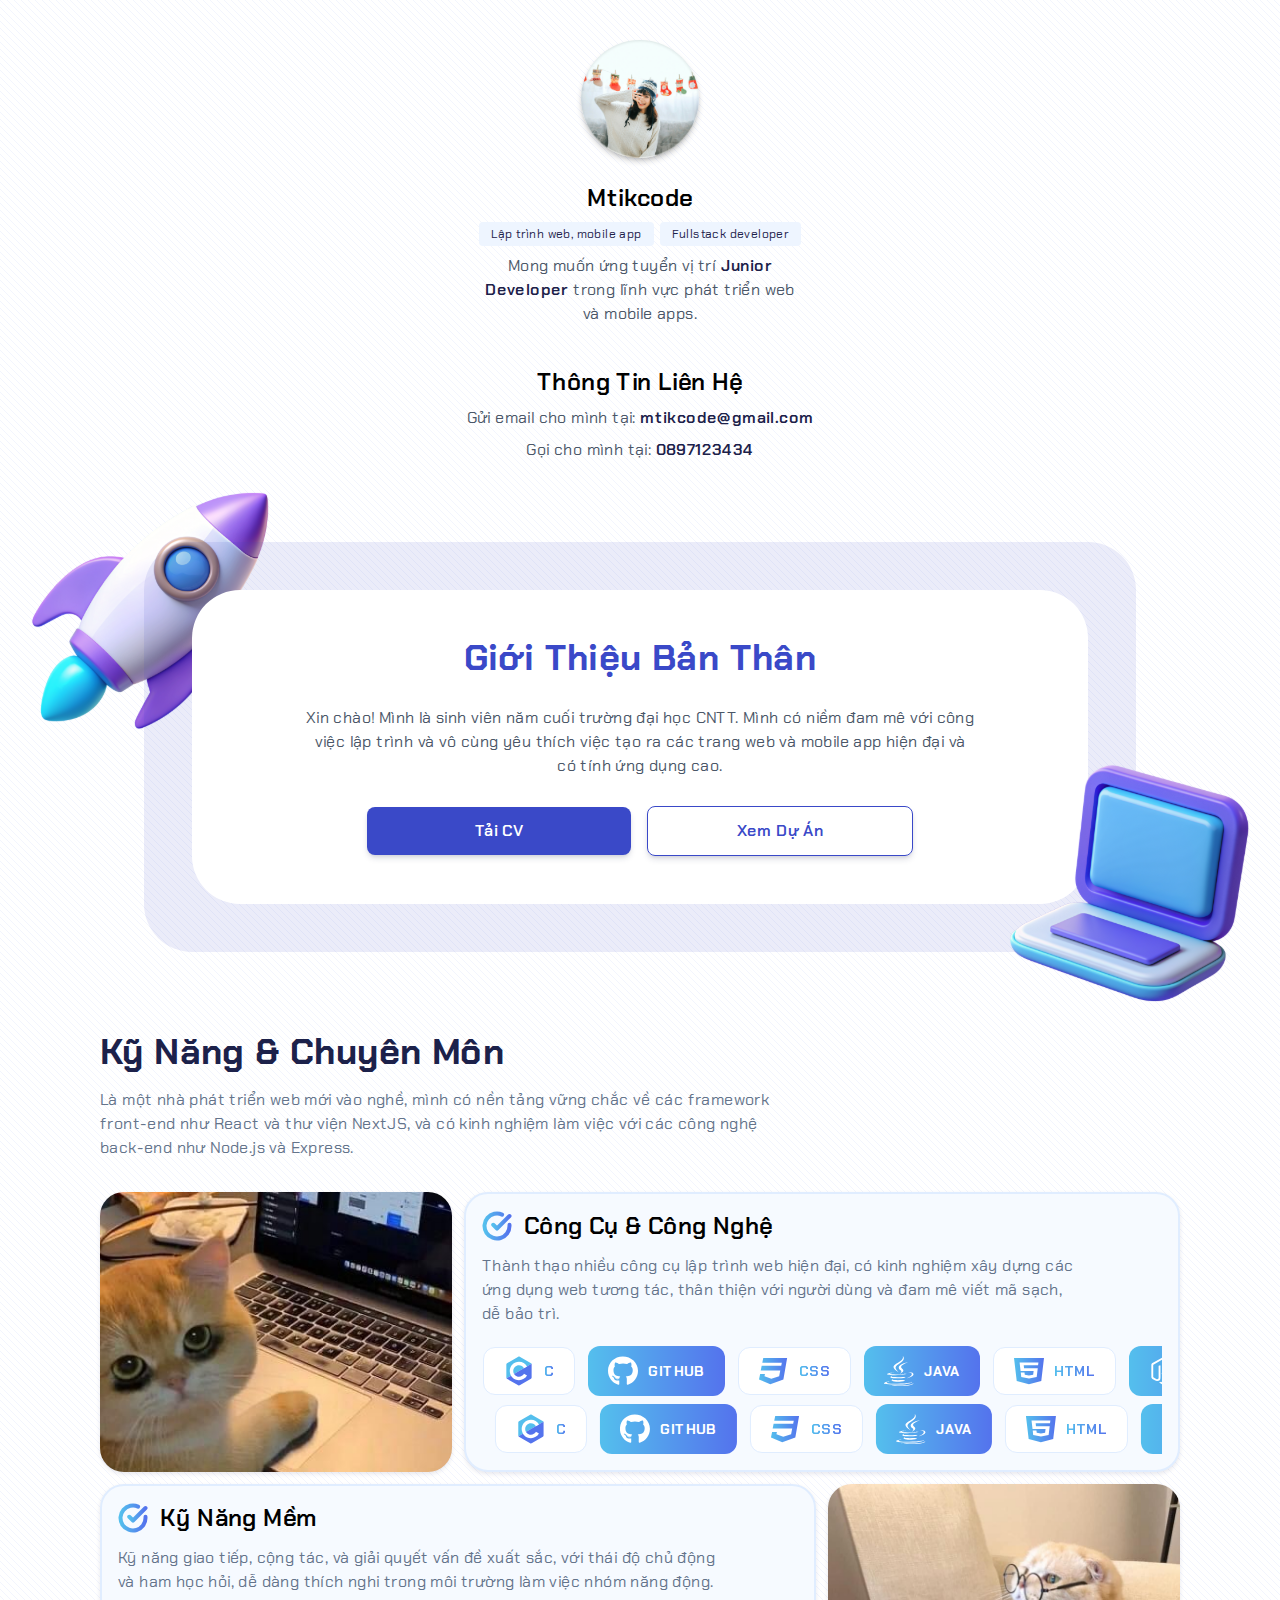
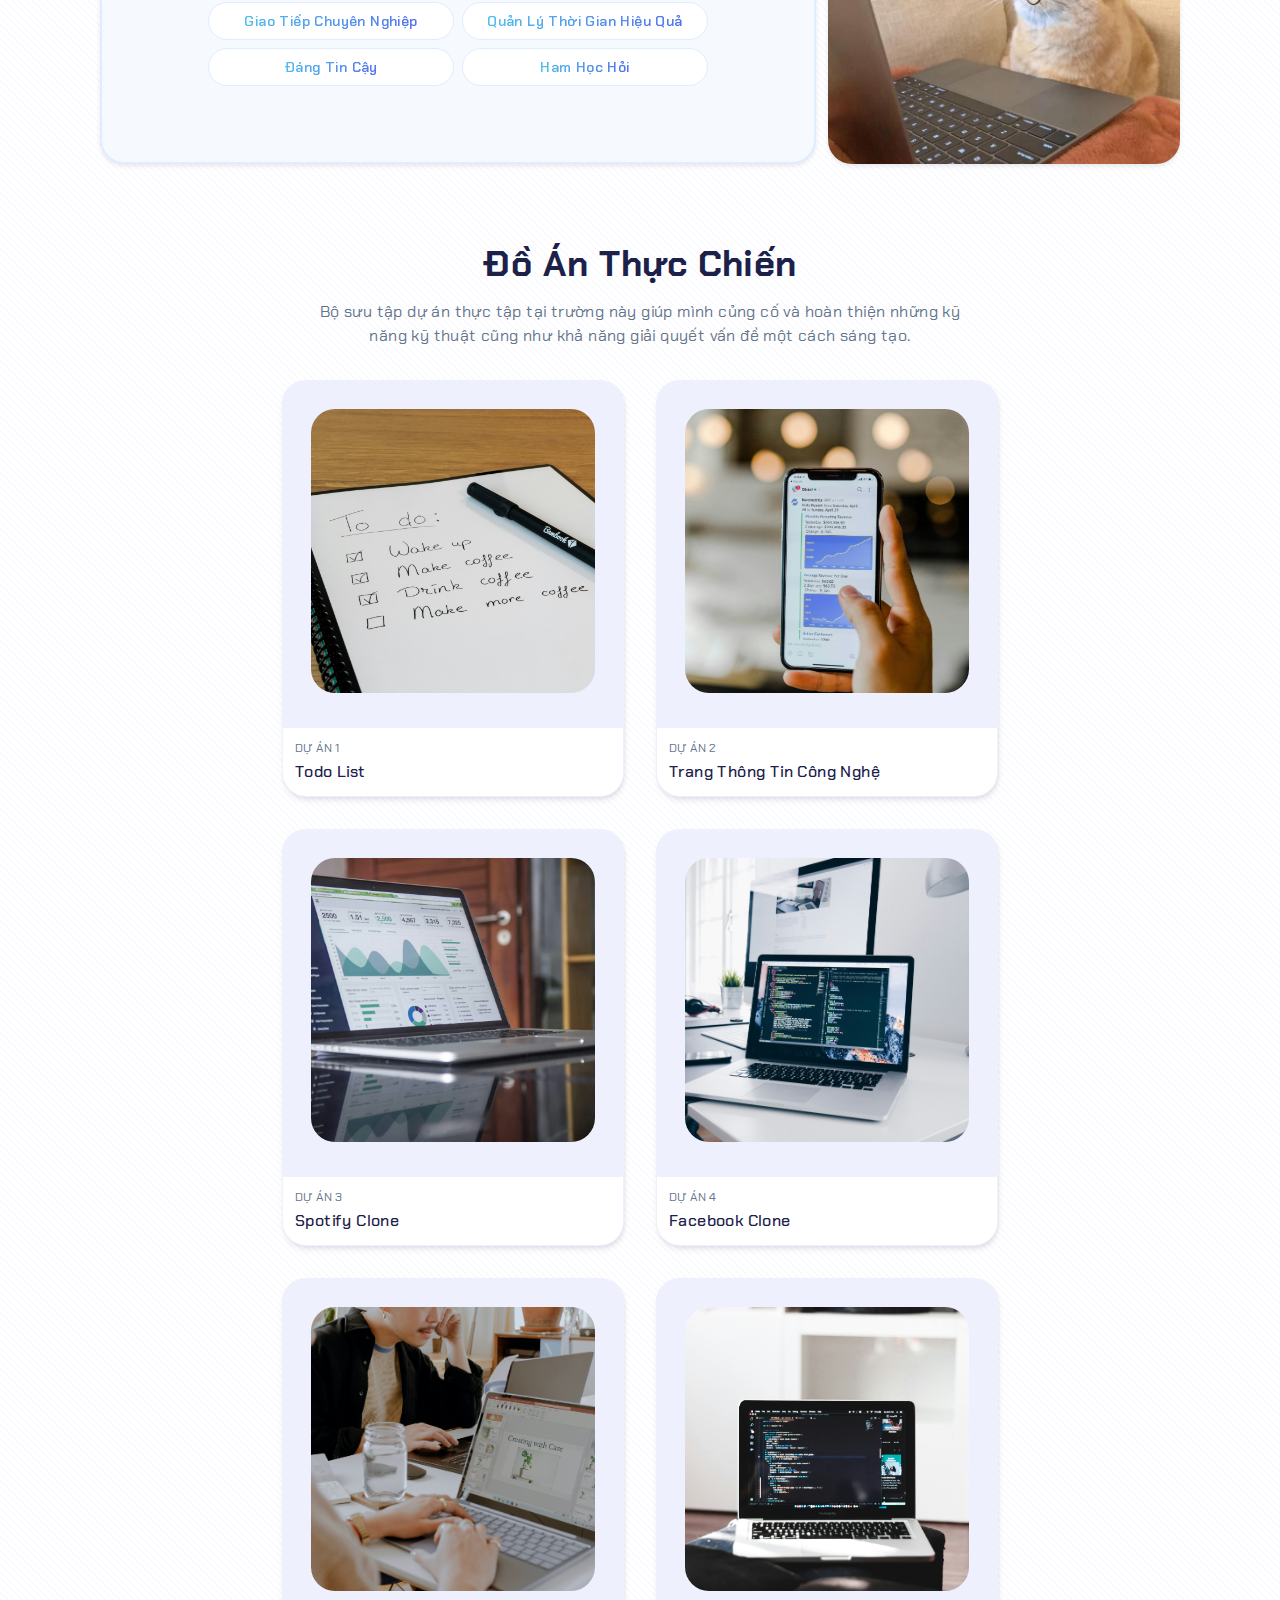
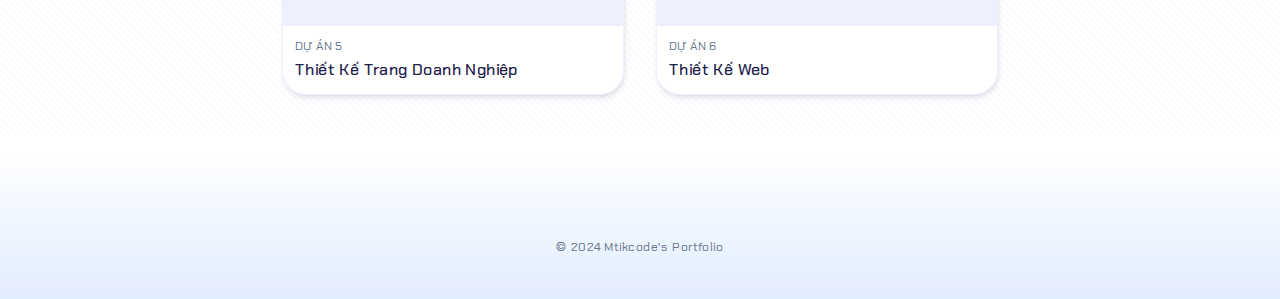
<file: index.html>
<!DOCTYPE html>
<html>
  <head>
    <meta charset="utf-8" />
    <meta http-equiv="X-UA-Compatible" content="IE=edge" />
    <title>My simple portfolio</title>
    <meta name="viewport" content="width=device-width, initial-scale=1" />
    <link rel="icon" href="./assets/rocket-icon.ico" type="image/x-icon" />
    <link rel="stylesheet" type="text/css" media="screen" href="css/main.css" />
    <link
      rel="stylesheet"
      type="text/css"
      media="screen"
      href="css/responsive.css"
    />

    <link rel="preconnect" href="https://fonts.googleapis.com" />
    <link rel="preconnect" href="https://fonts.gstatic.com" crossorigin />
    <link
      href="https://fonts.googleapis.com/css2?family=Chakra+Petch:ital,wght@0,300;0,400;0,500;0,600;0,700;1,300;1,400;1,500;1,600;1,700&display=swap"
      rel="stylesheet"
    />
  </head>

  <body>
    <!-----------
      Header 
    --------------->
    <header>
      <div class="container">
        <div id="headerContainer">
          <!-- left column -->
          <div id="leftHeaderColumn">
            <!-- use img as background so that we can do shadow -->
            <div id="avarImgWrapper"></div>

            <div id="leftHeaderTitles">
              <h2 class="headerTitle">Mtikcode</h2>
              <div id="badgeWrapper">
                <div class="badge">Lập trình web, mobile app</div>
                <div class="badge">Fullstack developer</div>
              </div>
              <p>
                Mong muốn ứng tuyển vị trí
                <span>Junior Developer</span> trong lĩnh vực phát triển web và
                mobile apps.
              </p>
            </div>
          </div>

          <!-- right column -->
          <div id="rightHeaderColumn">
            <h2 class="headerTitle">Thông Tin Liên Hệ</h2>
            <p>
              Gửi email cho mình tại:
              <span>mtikcode@gmail.com</span>
            </p>
            <p>
              Gọi cho mình tại:
              <span>0897123434</span>
            </p>
          </div>
        </div>
      </div>
    </header>

    <!--------------
      About Me
    ------------------>
    <section id="aboutMeSection">
      <img src="./assets/rocket-icon.svg" alt="rocket icon" />
      <img src="./assets/laptop-icon.svg" alt="laptop icon" />
      <div id="aboutMeBorder">
        <div id="aboutMeContainer">
          <h1 class="sectionTitle">Giới Thiệu Bản Thân</h1>
          <p class="sectionDescription">
            Xin chào! Mình là sinh viên năm cuối trường đại học CNTT. Mình có
            niềm đam mê với công việc lập trình và vô cùng yêu thích việc tạo ra
            các trang web và mobile app hiện đại và có tính ứng dụng cao.
          </p>
          <div id="CTA">
            <a
              href="./assets/CV_Resume.pdf"
              target="_blank"
              rel="noopener noreferrer"
              id="CVButton"
              download
            >
              Tải CV
            </a>

            <a href="#ProjectContainer" id="ViewProjectsButton">Xem Dự Án</a>
          </div>
        </div>
      </div>
    </section>

    <!--------------
     Skills 
    ---------------->
    <section id="skillSection">
      <div class="container">
        <div id="skillsContainer">
          <div>
            <h1 class="sectionTitle">Kỹ năng & Chuyên môn</h1>

            <p class="sectionDescription">
              Là một nhà phát triển web mới vào nghề, mình có nền tảng vững chắc
              về các framework front-end như React và thư viện NextJS, và có
              kinh nghiệm làm việc với các công nghệ back-end như Node.js và
              Express.
            </p>
          </div>

          <!---------
           Grid Items 
          ----------->
          <div id="skillMainContent">
            <div class="gridItem">
              <!-- Grid Item 1 -->
            </div>

            <div class="gridItem">
              <!-- Grid Item 2 -->
              <div class="gridItemHeader">
                <div>
                  <img src="./assets/check-icon.svg" alt="check-icon" />
                  <h2>Công cụ & Công nghệ</h2>
                </div>
                <p>
                  Thành thạo nhiều công cụ lập trình web hiện đại, có kinh
                  nghiệm xây dựng các ứng dụng web tương tác, thân thiện với
                  người dùng và đam mê viết mã sạch, dễ bảo trì.
                </p>
              </div>

              <!----------------
               ICONS LIST START
              ------------------>
              <div>
                <div class="icons-list-wrapper">
                  <div class="icons-list">
                    <div class="icon-badges">
                      <img src="./assets/icons/C.svg" alt="C-ICON" />
                      <span><p>C</p></span>
                    </div>
                    <div class="icon-badges">
                      <img src="./assets/icons/github.svg" alt="GITHUB-ICON" />
                      <span><p>GITHUB</p></span>
                    </div>
                    <div class="icon-badges">
                      <img src="./assets/icons/css.svg" alt="CSS-ICON" />
                      <span><p>CSS</p></span>
                    </div>
                    <div class="icon-badges">
                      <img src="./assets/icons/java.svg" alt="JAVA-ICON" />
                      <span><p>JAVA</p></span>
                    </div>
                    <div class="icon-badges">
                      <img src="./assets/icons/html.svg" alt="HTML-ICON" />
                      <span><p>HTML</p></span>
                    </div>
                    <div class="icon-badges">
                      <img src="./assets/icons/node-js.svg" alt="NODEJS-ICON" />
                      <span><p>NODE JS</p></span>
                    </div>
                    <div class="icon-badges">
                      <img src="./assets/icons/JS.svg" alt="JS-ICON" />
                      <span><p>JAVASCRIPT</p></span>
                    </div>
                    <div class="icon-badges">
                      <img src="./assets/icons/react.svg" alt="REACT-ICON" />
                      <span><p>REACT JS</p></span>
                    </div>
                    <div class="icon-badges">
                      <img
                        src="./assets/icons/postgresql.svg"
                        alt="POSTGRESQL-ICON"
                      />
                      <span><p>POSTGRESQL</p></span>
                    </div>
                    <div class="icon-badges">
                      <img src="./assets/icons/nextjs.svg" alt="NextJs-ICON" />
                      <span><p>NEXT JS</p></span>
                    </div>
                  </div>
                  <div class="icons-list">
                    <div class="icon-badges">
                      <img src="./assets/icons/C.svg" alt="C-ICON" />
                      <span><p>C</p></span>
                    </div>
                    <div class="icon-badges">
                      <img src="./assets/icons/github.svg" alt="GITHUB-ICON" />
                      <span><p>GITHUB</p></span>
                    </div>
                    <div class="icon-badges">
                      <img src="./assets/icons/css.svg" alt="CSS-ICON" />
                      <span><p>CSS</p></span>
                    </div>
                    <div class="icon-badges">
                      <img src="./assets/icons/java.svg" alt="JAVA-ICON" />
                      <span><p>JAVA</p></span>
                    </div>
                    <div class="icon-badges">
                      <img src="./assets/icons/html.svg" alt="HTML-ICON" />
                      <span><p>HTML</p></span>
                    </div>
                    <div class="icon-badges">
                      <img src="./assets/icons/node-js.svg" alt="NODEJS-ICON" />
                      <span><p>NODE JS</p></span>
                    </div>
                    <div class="icon-badges">
                      <img src="./assets/icons/JS.svg" alt="JS-ICON" />
                      <span><p>JAVASCRIPT</p></span>
                    </div>
                    <div class="icon-badges">
                      <img src="./assets/icons/react.svg" alt="REACT-ICON" />
                      <span><p>REACT JS</p></span>
                    </div>
                    <div class="icon-badges">
                      <img
                        src="./assets/icons/postgresql.svg"
                        alt="POSTGRESQL-ICON"
                      />
                      <span><p>POSTGRESQL</p></span>
                    </div>
                    <div class="icon-badges">
                      <img src="./assets/icons/nextjs.svg" alt="NextJs-ICON" />
                      <span><p>NEXT JS</p></span>
                    </div>
                  </div>
                </div>

                <div class="icons-list-wrapper">
                  <div class="icons-list">
                    <div class="icon-badges">
                      <img src="./assets/icons/C.svg" alt="C-ICON" />
                      <span><p>C</p></span>
                    </div>
                    <div class="icon-badges">
                      <img src="./assets/icons/github.svg" alt="GITHUB-ICON" />
                      <span><p>GITHUB</p></span>
                    </div>
                    <div class="icon-badges">
                      <img src="./assets/icons/css.svg" alt="CSS-ICON" />
                      <span><p>CSS</p></span>
                    </div>
                    <div class="icon-badges">
                      <img src="./assets/icons/java.svg" alt="JAVA-ICON" />
                      <span><p>JAVA</p></span>
                    </div>
                    <div class="icon-badges">
                      <img src="./assets/icons/html.svg" alt="HTML-ICON" />
                      <span><p>HTML</p></span>
                    </div>
                    <div class="icon-badges">
                      <img src="./assets/icons/node-js.svg" alt="NODEJS-ICON" />
                      <span><p>NODE JS</p></span>
                    </div>
                    <div class="icon-badges">
                      <img src="./assets/icons/JS.svg" alt="JS-ICON" />
                      <span><p>JAVASCRIPT</p></span>
                    </div>
                    <div class="icon-badges">
                      <img src="./assets/icons/react.svg" alt="REACT-ICON" />
                      <span><p>REACT JS</p></span>
                    </div>
                    <div class="icon-badges">
                      <img
                        src="./assets/icons/postgresql.svg"
                        alt="POSTGRESQL-ICON"
                      />
                      <span><p>POSTGRESQL</p></span>
                    </div>
                    <div class="icon-badges">
                      <img src="./assets/icons/nextjs.svg" alt="NextJs-ICON" />
                      <span><p>NEXT JS</p></span>
                    </div>
                  </div>
                  <div class="icons-list">
                    <div class="icon-badges">
                      <img src="./assets/icons/C.svg" alt="C-ICON" />
                      <span><p>C</p></span>
                    </div>
                    <div class="icon-badges">
                      <img src="./assets/icons/github.svg" alt="GITHUB-ICON" />
                      <span><p>GITHUB</p></span>
                    </div>
                    <div class="icon-badges">
                      <img src="./assets/icons/css.svg" alt="CSS-ICON" />
                      <span><p>CSS</p></span>
                    </div>
                    <div class="icon-badges">
                      <img src="./assets/icons/java.svg" alt="JAVA-ICON" />
                      <span><p>JAVA</p></span>
                    </div>
                    <div class="icon-badges">
                      <img src="./assets/icons/html.svg" alt="HTML-ICON" />
                      <span><p>HTML</p></span>
                    </div>
                    <div class="icon-badges">
                      <img src="./assets/icons/node-js.svg" alt="NODEJS-ICON" />
                      <span><p>NODE JS</p></span>
                    </div>
                    <div class="icon-badges">
                      <img src="./assets/icons/JS.svg" alt="JS-ICON" />
                      <span><p>JAVASCRIPT</p></span>
                    </div>
                    <div class="icon-badges">
                      <img src="./assets/icons/react.svg" alt="REACT-ICON" />
                      <span><p>REACT JS</p></span>
                    </div>
                    <div class="icon-badges">
                      <img
                        src="./assets/icons/postgresql.svg"
                        alt="POSTGRESQL-ICON"
                      />
                      <span><p>POSTGRESQL</p></span>
                    </div>
                    <div class="icon-badges">
                      <img src="./assets/icons/nextjs.svg" alt="NextJs-ICON" />
                      <span><p>NEXT JS</p></span>
                    </div>
                  </div>
                </div>
              </div>

              <!----------------
               ICONS LIST END
              ------------------>
            </div>

            <div class="gridItem">
              <!-- Grid Item 3 -->
              <div class="gridItemHeader">
                <div>
                  <img src="./assets/check-icon.svg" alt="check-icon" />
                  <h2>Kỹ Năng Mềm</h2>
                </div>
                <p>
                  Kỹ năng giao tiếp, cộng tác, và giải quyết vấn đề xuất sắc,
                  với thái độ chủ động và ham học hỏi, dễ dàng thích nghi trong
                  môi trường làm việc nhóm năng động.
                </p>
              </div>

              <div id="softSkills">
                <div class="softSkill-badge">
                  <span>Giao tiếp chuyên nghiệp</span>
                </div>
                <div class="softSkill-badge">
                  <span>Quản lý thời gian hiệu quả</span>
                </div>
                <div class="softSkill-badge"><span>Đáng tin cậy</span></div>
                <div class="softSkill-badge"><span>Ham học hỏi</span></div>
                <div class="closedBookIcons">
                  <img src="./assets/closed-book.svg" alt="closed-book-icon" />
                  <img src="./assets/closed-book.svg" alt="closed-book-icon" />
                  <img src="./assets/closed-book.svg" alt="closed-book-icon" />
                  <img src="./assets/closed-book.svg" alt="closed-book-icon" />
                </div>
              </div>
            </div>

            <div class="gridItem">
              <!-- Grid Item 4 -->
            </div>
          </div>
        </div>
      </div>
    </section>

    <!--------------
     Projects
    ---------------->
    <section id="projectSection">
      <div class="container">
        <div id="ProjectContainer">
          <!-- header -->
          <div>
            <h1 class="sectionTitle">Đồ Án Thực Chiến</h1>
            <p class="sectionDescription">
              Bộ sưu tập dự án thực tập tại trường này giúp mình củng cố và hoàn
              thiện những kỹ năng kỹ thuật cũng như khả năng giải quyết vấn đề
              một cách sáng tạo.
            </p>
          </div>

          <!-- cards -->
          <div id="projectCardsContainer">
            <a
              href="https://github.com/sissyMai/simple-portfolio-with-html-css.git"
              target="_blank"
              rel="noopener noreferrer"
            >
              <div class="projectCard">
                <div class="projectCard-wrapper">
                  <img class="projectCardImg" src="./assets/project1.jpg" />
                </div>
                <div class="projectCardTitles">
                  <h4 class="cardSubTitle">dự án 1</h4>
                  <h3 class="cardTitle">Todo List</h3>
                </div>
              </div>
            </a>

            <a
              href="https://github.com/sissyMai/simple-portfolio-with-html-css.git"
              target="_blank"
              rel="noopener noreferrer"
            >
              <div class="projectCard">
                <div class="projectCard-wrapper">
                  <img class="projectCardImg" src="./assets/project2.jpg" />
                </div>
                <div class="projectCardTitles">
                  <h4 class="cardSubTitle">dự án 2</h4>
                  <h3 class="cardTitle">Trang thông tin công nghệ</h3>
                </div>
              </div>
            </a>

            <a
              href="https://github.com/sissyMai/simple-portfolio-with-html-css.git"
              target="_blank"
              rel="noopener noreferrer"
            >
              <div class="projectCard">
                <div class="projectCard-wrapper">
                  <img class="projectCardImg" src="./assets/project3.jpg" />
                </div>
                <div class="projectCardTitles">
                  <h4 class="cardSubTitle">dự án 3</h4>
                  <h3 class="cardTitle">Spotify Clone</h3>
                </div>
              </div>
            </a>

            <a
              href="https://github.com/sissyMai/simple-portfolio-with-html-css.git"
              target="_blank"
              rel="noopener noreferrer"
            >
              <div class="projectCard">
                <div class="projectCard-wrapper">
                  <img class="projectCardImg" src="./assets/project4.jpg" />
                </div>
                <div class="projectCardTitles">
                  <h4 class="cardSubTitle">dự án 4</h4>
                  <h3 class="cardTitle">Facebook Clone</h3>
                </div>
              </div>
            </a>

            <a
              href="https://github.com/sissyMai/simple-portfolio-with-html-css.git"
              target="_blank"
              rel="noopener noreferrer"
            >
              <div class="projectCard">
                <div class="projectCard-wrapper">
                  <img class="projectCardImg" src="./assets/project5.jpg" />
                </div>
                <div class="projectCardTitles">
                  <h4 class="cardSubTitle">dự án 5</h4>
                  <h3 class="cardTitle">Thiết Kế Trang Doanh Nghiệp</h3>
                </div>
              </div>
            </a>

            <a
              href="https://github.com/sissyMai/simple-portfolio-with-html-css.git"
              target="_blank"
              rel="noopener noreferrer"
            >
              <div class="projectCard">
                <div class="projectCard-wrapper">
                  <img class="projectCardImg" src="./assets/project6.jpg" />
                </div>
                <div class="projectCardTitles">
                  <h4 class="cardSubTitle">dự án 6</h4>
                  <h3 class="cardTitle">Thiết Kế Web</h3>
                </div>
              </div>
            </a>
          </div>
        </div>
      </div>
    </section>

    <!--------------
     Footer
    ---------------->
    <footer id="footer">
      <div class="container">
        <p>© 2024 Mtikcode's Portfolio</p>
      </div>
    </footer>
  </body>
</html>
</file>
<file: css/main.css>
@import 'theme.css';
@import 'animation.css';

/** ============ 
	GENERAL
===============*/
body {
	margin: 0 auto;
	font-size: var(--p-font-size);
	line-height: var(--p-line-height);
	letter-spacing: var(--p-letter-spacing);
	font-family: "Chakra Petch", sans-serif;
	font-weight: 400;
	font-style: normal;
	box-sizing: border-box;

	/** background pattern  */
	background-color: #ffffff;
	background-size: 7px 7px;
	background-image: repeating-linear-gradient(45deg, rgba(84, 115, 237, 7%) 0, rgba(84, 115, 237, 7%) 0.7000000000000001px, #ffffff 0, #ffffff 50%);
}

a {
	text-decoration: none;
}

.container {
	margin: 0 auto;
	padding: 80px 170px;
	max-width: 1536px;
	/* position: relative; */
}

.sectionTitle {
	font-size: var(--h1-font-size);
	line-height: var(--h1-line-height);
	font-weight: bold;
	color: var(--p-950);
	text-transform: capitalize;
}

.sectionDescription {
	text-align: center;
	max-width: 672px;
	color: var(--n-500);
}

/** ========= 
	Header
===============*/
header>div {
	padding-top: 40px !important;
}

#headerContainer {
	display: flex;
	gap: 40px;
}

#leftHeaderColumn {
	display: flex;
	flex: 1;
	gap: 24px;
	align-items: center;

	& #leftHeaderTitles {
		display: flex;
		flex-direction: column;
		gap: 8px;
	}

	& #badgeWrapper {
		display: flex;
		gap: 6px;
		text-align: center;
	}

	& p {
		color: var(--n-600);
	}

	& span {
		font-weight: 600;
		color: var(--p-950);
	}
}

#rightHeaderColumn {
	display: flex;
	flex: 1;
	flex-direction: column;
	align-items: end;
	gap: 8px;

	& p {
		color: var(--n-600);
		text-align: center;
	}

	& span {
		font-weight: 600;
		color: var(--p-950);
	}
}

#avarImgWrapper {
	border-radius: 100px;
	width: 118px;
	height: 118px;
	box-shadow:
		inset 0px -1px 1px rgba(255, 255, 255, 0.5),
		0 4px 6px -1px rgb(0 0 0 / 0.2),
		0 2px 4px -2px rgb(0 0 0 / 0.2),
		inset 0px 1px 3px rgba(0, 0, 0, 0.1);
	background-image: url('../assets/avatar.jpg');
	background-position: center;
	background-repeat: no-repeat;
	background-size: cover;
	flex-shrink: 0;
}

.headerTitle {
	font-size: var(--h2-font-size);
	line-height: var(--h2-line-height);
	font-weight: 600;
}

.badge {
	font-size: var(--caption-font-size);
	line-height: var(--caption-line-height);
	color: var(--p-950);
	padding: 4px 12px;
	background-color: var(--p-50);
	border-radius: 4px;
}


/** =========== 
	About Me
=============== */

#aboutMeSection {
	position: relative;
	overflow-y: visible;
	margin: 60px auto;
	display: flex;
	justify-content: center;
	align-items: center;
	width: 100%;
	max-width: 1536px;

	& img {
		position: absolute;
		z-index: -10;
		width: 300px;
		height: auto;
	}

	& img:first-child {
		top: -20%;
		left: 0;
		animation: float 6s ease-in-out infinite;
	}

	& img:nth-child(2) {
		bottom: -20%;
		right: 0;
		z-index: 1;
		animation: float 7s 1s ease-in-out infinite;
	}

}

#aboutMeBorder {
	background-color: rgba(var(--p-700-code), 0.1);
	width: 70%;
	padding: 48px;
	border-radius: 48px;
}

#aboutMeContainer {
	color: white;
	display: flex;
	flex-direction: column;
	gap: 28px;
	align-items: center;
	justify-content: center;
	position: relative;
	background: white;
	width: 100%;
	height: 100%;
	border-radius: 48px;
	padding: 3rem 0rem;

	& h1 {
		color: var(--p-700);
	}

	& p {
		color: var(--n-600);
		padding: 0px 8px;
	}
}

#CTA {
	display: flex;
	gap: 16px;
	justify-content: center;
	align-items: center;

	& a {
		padding: 12px 12px;
		width: 240px;
		max-width: 80%;
		border-radius: 8px;
		cursor: pointer;
		text-align: center;
		font-weight: 600;
		box-shadow: 0 4px 6px -1px rgba(var(--p-950-code), 0.15), 0 2px 4px -2px rgba(var(--p-950-code), 0.15);
	}

	& #CVButton {
		color: white;
		background-color: var(--p-700);
		transition: background-color 0.3s ease;

		&:hover {
			box-shadow: 0 8px 36px rgba(var(--p-700-code), 0.3);
		}
	}

	& #ViewProjectsButton {
		border: 1px solid var(--p-700);
		color: var(--p-700);
		background-color: transparent;
		transition: background-color 0.5s ease;

		&:hover {
			box-shadow: 0 6px 26px rgba(var(--p-700-code), 0.2);
		}
	}
}


/** =========== 
	Skills
===============*/
#skillSection {
	position: relative;
}

#skillsContainer {
	display: flex;
	flex-direction: column;
	gap: 32px;
	position: relative;

	& p.sectionDescription {
		text-align: left;
		margin-top: 16px;
	}
}

#skillImg {
	width: 420px;
	height: 420px;
	object-fit: cover;
	border-radius: 8px;
	box-shadow: 0 10px 15px -3px rgba(var(--p-950-code), 0.3), 0 4px 6px -4px rgba(var(--p-950-code), 0.3);
}

#skillMainContent {
	display: grid;
	grid-template-columns: repeat(auto-fit, minmax(200px, 1fr));
	grid-template-rows: repeat(2, 280px);
	gap: 12px;

	& div.gridItem {
		border: 2px solid var(--p-100);
		border-radius: 24px;
		background-color: var(--p-20);
		padding: 1rem;
		box-shadow: 0px 2px 4px rgba(28, 33, 74, 0.1);
	}

	& div.gridItem:nth-child(1) {
		grid-column: 1 / 2;
		grid-row: 1;
		border: none;
		background-image: url('../assets/cat1.jpeg');
		background-position: center;
		background-repeat: no-repeat;
		background-size: cover;
	}

	& div.gridItem:nth-child(2) {
		grid-column: 2 / 4;
		grid-row: 1;
		display: flex;
		flex-direction: column;
		justify-content: space-between;

		& div.icons-list-wrapper {
			overflow: hidden;
			margin-top: 8px;
			display: flex;
			gap: 12px;
			/* margin-bottom: 12px; */
		}

		& div.icons-list {
			display: flex;
			min-width: 100%;
			gap: 12px;
			flex-shrink: 0;
		}

		& div.icons-list-wrapper:nth-child(1)>div.icons-list {
			animation: move-left 30s linear infinite;
		}

		& div.icons-list-wrapper:nth-child(2)>div.icons-list {
			transform: translateX(-100%);
			animation: move-right 60s linear infinite;
		}

		& div.icon-badges {
			display: flex;
			justify-content: center;
			align-items: center;
			gap: 10px;
			border-radius: 12px;
			padding: 8px 20px;
			font-weight: 700;
			font-size: var(--badge-font-size);
		}

		& div.icon-badges:nth-child(even) {
			background: var(--main-gradient-color);
			color: white;
		}

		& div.icon-badges:nth-child(odd) {
			position: relative;
			background: white;
			z-index: 0;
			margin: 1px;
			border: 1px solid var(--p-100);
		}

		& div.icon-badges:nth-child(odd)>span {
			background: var(--main-gradient-color);
			color: transparent;
			background-clip: text;
		}

		& div.icon-badges>img {
			height: 30px;
			width: 30px;
		}
	}

	& div.gridItem:nth-child(3) {
		grid-column: 1/3;
		grid-row: 2;
		display: flex;
		flex-direction: column;
		justify-content: space-between;

		& div#softSkills {
			position: relative;
			flex: 1;
			display: flex;
			flex-wrap: wrap;
			justify-content: center;
			gap: 8px;
			margin-top: 8px;

			& div.closedBookIcons {
				position: relative;
				width: 100%;
				height: 100%;

				& img {
					height: 40px;
					width: 40px;
					position: absolute;
				}

				& img:nth-child(1) {
					top: 20px;
					left: 50px;
					transform: scaleX(-1);
					transform: translateY(5px);

				}

				& img:nth-child(2) {
					top: 40%;
					left: 45%;
					transform: rotate(120deg);

				}

				& img:nth-child(3) {
					top: 10%;
					right: 20%;

				}

				& img:nth-child(4) {
					bottom: 20%;
					right: 5%;
					transform: scaleX(-1);
					transform: rotate(-40deg);

				}
			}
		}

		& div#softSkills>div.softSkill-badge {
			width: 244px;
			height: 36px;
			border-radius: 24px;
			border: 1px solid var(--p-100);
			background: white;
			display: flex;
			justify-content: center;
			align-items: center;
			font-size: var(--badge-font-size);
			font-weight: 600;
			text-transform: capitalize;
			position: absolute;
		}

		& div#softSkills>div.softSkill-badge:nth-child(1) {
			top: 20%;
			left: 10%;
			transform: rotate(-2deg);
		}

		& div#softSkills>div.softSkill-badge:nth-child(2) {
			bottom: 10%;
			left: 20%;
			transform: rotate(2deg);
		}

		& div#softSkills>div.softSkill-badge:nth-child(3) {
			top: 25%;
			right: 20%;
			transform: rotate(-2deg);
		}

		& div#softSkills>div.softSkill-badge:nth-child(4) {
			bottom: 10%;
			right: 5%;
			transform: rotate(2deg);
		}

		& div#softSkills>div>span {
			background: var(--main-gradient-color);
			color: transparent;
			background-clip: text;
		}
	}

	& div.gridItem:nth-child(4) {
		grid-column: 3/4;
		grid-row: 2;
		border: none;
		background-image: url('../assets/cat3.jpeg');
		background-position: center;
		background-repeat: no-repeat;
		background-size: cover;

		&:hover {
			background-image: url('../assets/cat2.jpeg');
		}
	}
}

div.gridItemHeader p {
	margin-top: 12px;
	color: var(--n-500);
	max-width: 60ch;
}

div.gridItemHeader>div {
	display: flex;
	gap: 12px;

	& h2 {
		font-size: var(--h2-font-size);
		line-height: var(--h2-line-height);
		font-weight: 600;
		text-transform: capitalize;
	}
}




/** =========== 
	Projects
===============*/

#ProjectContainer {
	display: flex;
	flex-direction: column;
	gap: 32px;
	position: relative;

	&>div:first-child {
		display: flex;
		flex-direction: column;
		align-items: center;
		gap: 16px;
	}

	& p {
		max-width: 672px;
		text-align: center;
	}
}

#projectImg {
	width: 180px;
	height: 180px;
	object-fit: cover;
	border-radius: 8px;
}

#projectCardsContainer {
	/* display: flex;
	gap: 40px;
	justify-content: center;
	flex-grow: 1;
	flex-shrink: 1;
	flex-wrap: wrap */
	display: grid;
	grid-template-columns: repeat(3, minmax(344px, auto));
	grid-gap: 32px 32px;
	justify-content: center;

	& .projectCard-wrapper {
		background: rgba(84, 115, 237, 0.1);
		padding: 28px;
		border-start-start-radius: 0.25rem;
	}
}

.projectCard {
	border-radius: 24px;
	border: 1px solid rgba(84, 115, 237, 0.1);
	background: #ffffff;
	overflow: clip;
	width: 340px;
	transition: transform 0.4s ease, box-shadow 0.4s ease;
	box-shadow: 1px 4px 6px -1px rgba(28, 33, 74, 0.1), 1px 2px 4px -2px rgba(28, 33, 74, 0.1);

	&:hover {
		box-shadow: 0 15px 40px rgba(28, 33, 74, 0.2);
		transform: scale(1.05) skew(-1deg, -1deg);

		& .projectCardImg {
			transform: scale(1.05);
		}
	}
}

.projectCardTitles {
	display: flex;
	flex-direction: column;
	padding: 12px 12px;
	gap: 4px;

	& h4 {
		font-size: var(--h4-font-size);
		line-height: var(--h4-line-height);
		text-transform: uppercase;
		color: var(--n-500);
	}

	& h3 {
		font-size: var(--h3-font-size);
		line-height: var(--h3-line-height);
		font-weight: 500;
		text-transform: capitalize;
		color: var(--p-950);
	}
}

.projectCardImg {
	width: 284px;
	height: 284px;
	object-fit: cover;
	border-radius: 24px;
	transition: transform 0.4s ease-in-out;
}

/** =========== 
	Footer
===============*/
#footer {
	font-size: var(--caption-font-size);
	color: var(--n-500);
	text-align: center;
	background-image: var(--gradient-color);
	max-width: none !important;

	& p {
		margin-top: 60px;
	}
}
</file>
<file: css/responsive.css>
/** ===================================
	Media Queries - Responsive Layout 
=======================================*/

/** ===================================
	Tablet & Small Laptop
=======================================*/

@media screen and (max-width: 1280px) {
    .container {
        padding: 40px 100px;
    }

    #headerContainer {
        flex-direction: column;
    }

    #leftHeaderColumn {
        flex-direction: column;
        align-items: center;
    }

    #leftHeaderTitles {
        align-items: center;
    }

    #leftHeaderTitles p {
        text-align: center;
        max-width: 320px;
    }

    #rightHeaderColumn {
        align-items: center
    }

    /**** ABOUT ME ******/

    #aboutMeSection {
        margin: 40px auto;
    }

    .softSkill-badge {
        position: relative !important;
        transform: none !important;
        left: auto !important;
        top: auto !important;
        bottom: auto !important;
        right: auto !important;
    }

    .closedBookIcons {
        visibility: hidden;
    }

    /*** PROJECTS ***/
    #projectCardsContainer {
        grid-template-columns: repeat(2, minmax(340px, auto));
    }
}

/** ===================================
	Small Tablet
=======================================*/

@media screen and (max-width: 768px) {

    /**** SKILLS ******/
    #skillMainContent {
        /* flex-direction: column; */
        grid-template-columns: repeat(1, minmax(200px, 1fr));
        /* Single column */
        grid-template-rows: minmax(280px, auto);
        /* Adjust row height automatically */

        & div.gridItem {
            grid-column: span 1 !important;
            grid-row: span 1 !important;
        }
    }

    .gridItem:nth-child(4) {
        min-height: 280px;
    }


    /**** ABOUT ME ******/
    #aboutMeBorder {
        padding: 8px;
        width: 80%;
    }

    #aboutMeContainer {
        background: white;
    }

    #CTA {
        flex-direction: column;
    }

    #aboutMeSection img {
        visibility: hidden;
    }

    /*** PROJECTS ***/
    #projectCardsContainer {
        grid-template-columns: repeat(1, minmax(320px, auto));
    }
}

/** ===================================
	Phone
=======================================*/

@media screen and (max-width: 570px) {
    body {
        font-size: 14px;
        line-height: 16px;
    }

    .container {
        padding: 32px 16px;
    }

    #badgeWrapper {
        flex-direction: column;
    }

    .sectionTitle {
        /* font-size: 28px; */
        font-size: 2rem;
        line-height: 2rem;
        text-align: center;
    }

    #skillImg {
        width: 100%;
        height: auto;
    }

    #footerText {
        margin-top: 16px;
    }
}
</file>
